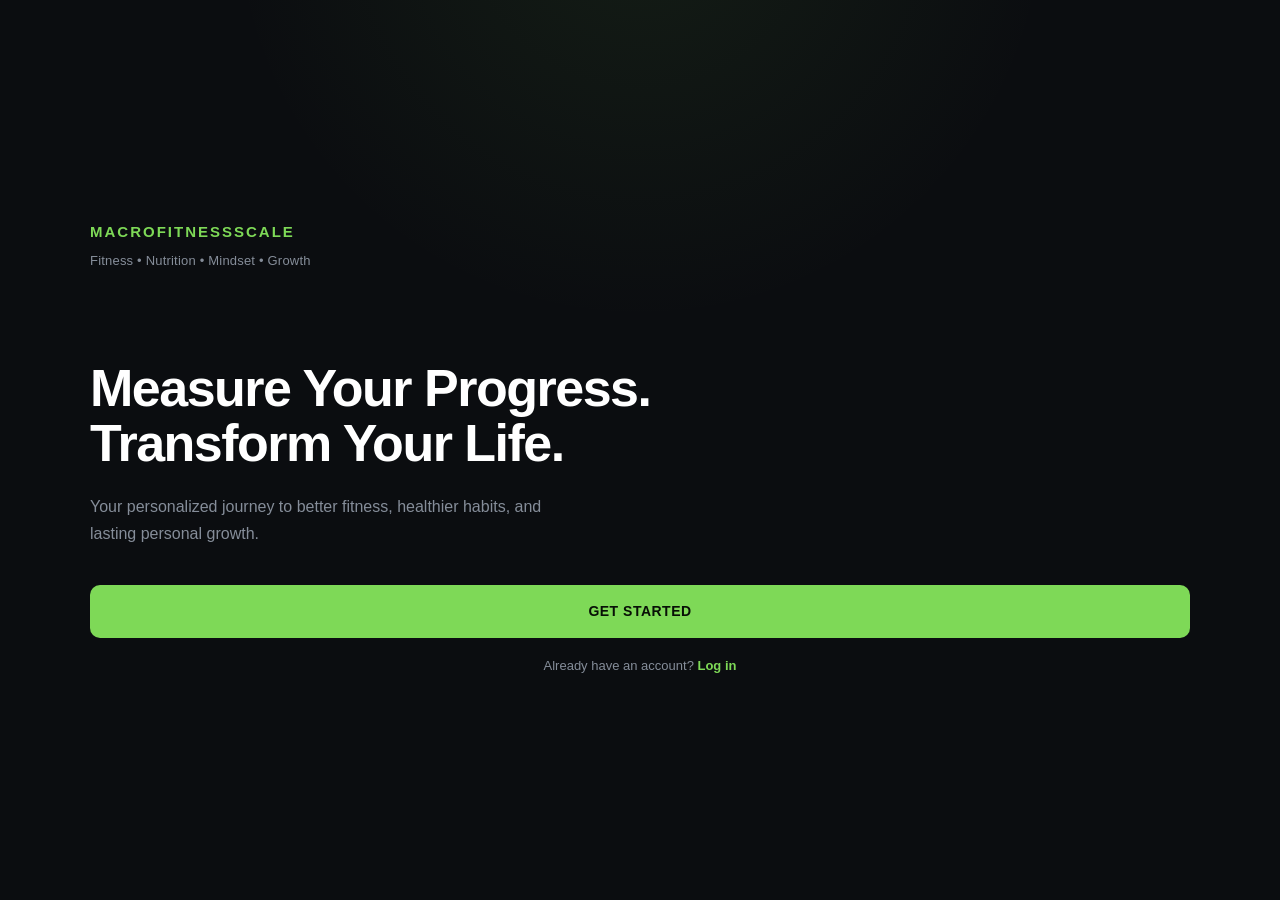
<file: index.html>
<!DOCTYPE html>
<html lang="en">
<head>
  <meta charset="UTF-8">
  <meta name="viewport" content="width=device-width, initial-scale=1.0">
  <title>MacroFitnessScale</title>
  <link rel="stylesheet" href="style.css">
</head>

<body>

  <main class="app">

    <section class="welcome-screen">

      <div class="logo">MACROFITNESSSCALE</div>

      <p class="categories">Fitness • Nutrition • Mindset • Growth</p>

      <div class="hero">
        <h1>Measure Your Progress.<br>Transform Your Life.</h1>

        <p>
          Your personalized journey to better fitness,
          healthier habits, and lasting personal growth.
        </p>
      </div>

      <button class="primary-button" onclick="startApp()">
        GET STARTED
      </button>

      <p class="login-text">
        Already have an account?
        <button class="text-button" onclick="login()">Log in</button>
      </p>

    </section>

  </main>

  <script src="app.js"></script>

</body>
</html>
</file>
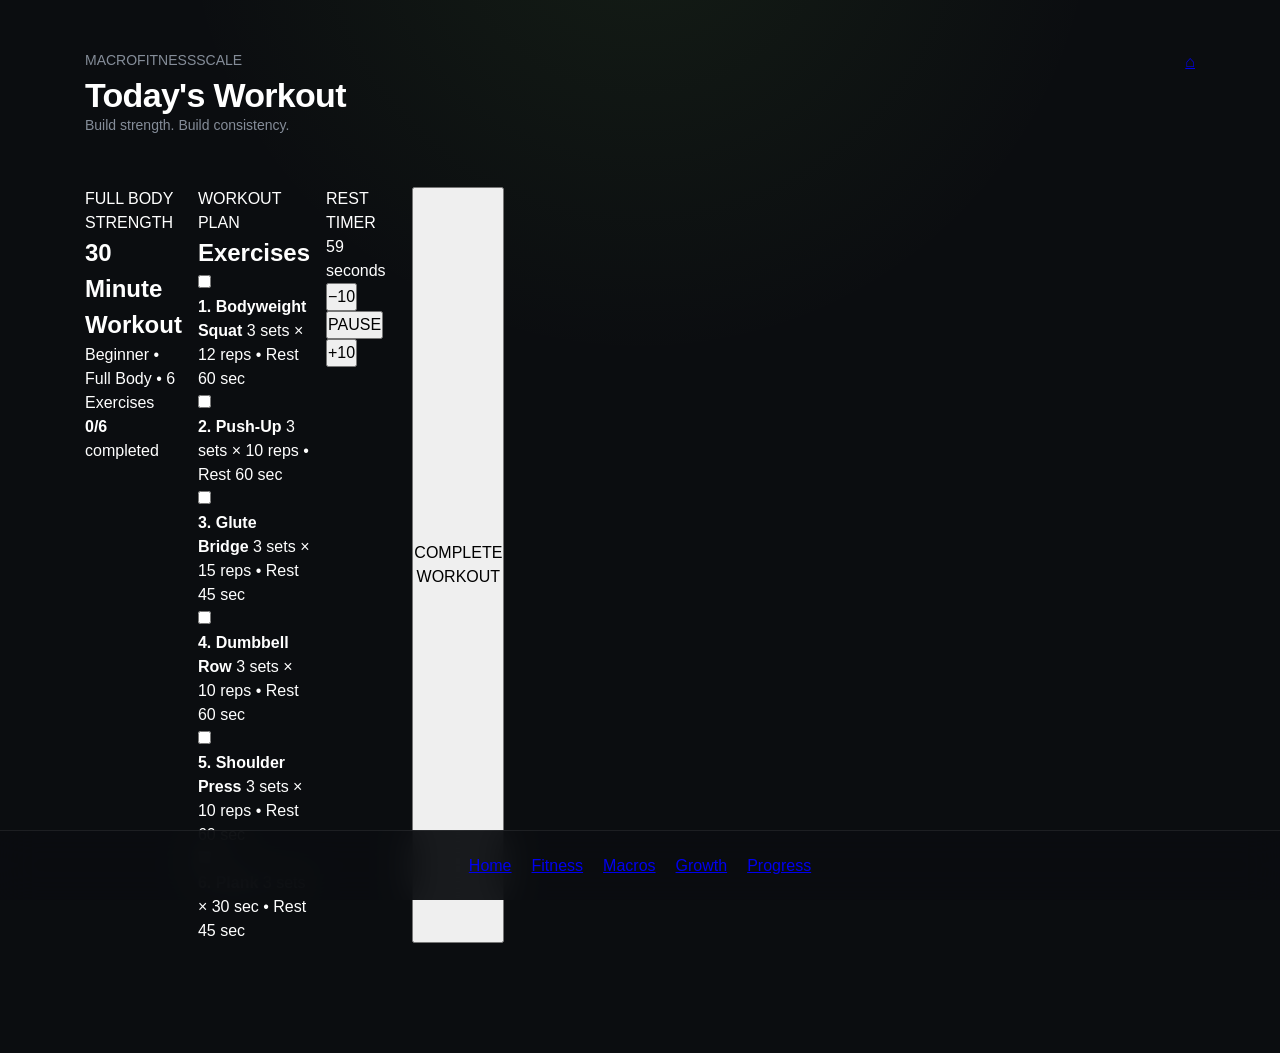
<file: fitness.html>
<!DOCTYPE html>
<html lang="en">
<head>
  <meta charset="UTF-8">
  <meta name="viewport" content="width=device-width, initial-scale=1.0">
  <title>Fitness | MacroFitnessScale</title>
  <link rel="stylesheet" href="style.css">
</head>

<body>

  <main class="app">
    <section class="home-screen">

      <header class="home-header">
        <div>
          <p class="eyebrow">MACROFITNESSSCALE</p>
          <h1>Today's Workout</h1>
          <p class="muted">Build strength. Build consistency.</p>
        </div>

        <a href="home.html" class="profile-btn" aria-label="Back to Home">⌂</a>
      </header>

      <section class="workout-hero">
        <div>
          <p class="eyebrow">FULL BODY STRENGTH</p>
          <h2>30 Minute Workout</h2>
          <p class="muted">Beginner • Full Body • 6 Exercises</p>
        </div>

        <div class="workout-status">
          <strong id="exerciseCount">0/6</strong>
          <span>completed</span>
        </div>
      </section>

      <section class="card">
        <div class="section-heading">
          <div>
            <p class="eyebrow">WORKOUT PLAN</p>
            <h2>Exercises</h2>
          </div>
        </div>

        <div class="exercise-list">

          <label class="exercise-item">
            <input type="checkbox" class="exercise-check">
            <div>
              <strong>1. Bodyweight Squat</strong>
              <span>3 sets × 12 reps • Rest 60 sec</span>
            </div>
          </label>

          <label class="exercise-item">
            <input type="checkbox" class="exercise-check">
            <div>
              <strong>2. Push-Up</strong>
              <span>3 sets × 10 reps • Rest 60 sec</span>
            </div>
          </label>

          <label class="exercise-item">
            <input type="checkbox" class="exercise-check">
            <div>
              <strong>3. Glute Bridge</strong>
              <span>3 sets × 15 reps • Rest 45 sec</span>
            </div>
          </label>

          <label class="exercise-item">
            <input type="checkbox" class="exercise-check">
            <div>
              <strong>4. Dumbbell Row</strong>
              <span>3 sets × 10 reps • Rest 60 sec</span>
            </div>
          </label>

          <label class="exercise-item">
            <input type="checkbox" class="exercise-check">
            <div>
              <strong>5. Shoulder Press</strong>
              <span>3 sets × 10 reps • Rest 60 sec</span>
            </div>
          </label>

          <label class="exercise-item">
            <input type="checkbox" class="exercise-check">
            <div>
              <strong>6. Plank</strong>
              <span>3 sets × 30 sec • Rest 45 sec</span>
            </div>
          </label>

        </div>
      </section>

      <section class="card timer-card">
        <div>
          <p class="eyebrow">REST TIMER</p>
          <div class="timer" id="timer">60</div>
          <p class="muted">seconds</p>
        </div>

        <div class="timer-controls">
          <button type="button" id="minusTen">−10</button>
          <button type="button" id="pauseTimer">PAUSE</button>
          <button type="button" id="plusTen">+10</button>
        </div>
      </section>

      <button type="button" class="primary-btn" id="completeWorkout">
        COMPLETE WORKOUT
      </button>

      <nav class="bottom-nav">
        <a href="home.html">Home</a>
        <a href="fitness.html" class="active">Fitness</a>
        <a href="#">Macros</a>
        <a href="#">Growth</a>
        <a href="#">Progress</a>
      </nav>

    </section>
  </main>

  <script>

    const checks = document.querySelectorAll(".exercise-check");
    const exerciseCount = document.getElementById("exerciseCount");

    function updateExerciseCount() {
      const completed = document.querySelectorAll(".exercise-check:checked").length;
      exerciseCount.textContent = completed + "/6";
    }

    checks.forEach(check => {
      check.addEventListener("change", updateExerciseCount);
    });


    let seconds = 60;
    let timerRunning = true;

    const timerDisplay = document.getElementById("timer");
    const pauseButton = document.getElementById("pauseTimer");

    function updateTimer() {
      timerDisplay.textContent = seconds;
    }

    const timer = setInterval(() => {

      if (timerRunning && seconds > 0) {
        seconds--;
        updateTimer();
      }

    }, 1000);


    document.getElementById("minusTen").addEventListener("click", () => {
      seconds = Math.max(0, seconds - 10);
      updateTimer();
    });


    document.getElementById("plusTen").addEventListener("click", () => {
      seconds += 10;
      updateTimer();
    });


    pauseButton.addEventListener("click", () => {

      timerRunning = !timerRunning;

      pauseButton.textContent = timerRunning ? "PAUSE" : "RESUME";

    });


    document.getElementById("completeWorkout").addEventListener("click", () => {

      const completed = document.querySelectorAll(".exercise-check:checked").length;

      if (completed < 6) {
        alert("Complete all 6 exercises before finishing your workout.");
        return;
      }

      localStorage.setItem("workout_completed", "true");

      alert(
        "🔥 WORKOUT COMPLETE!\n\n" +
        "Full Body Strength\n" +
        "30 minutes\n" +
        "6 exercises\n" +
        "18 sets\n\n" +
        "Great work. Keep the streak alive."
      );

      window.location.href = "home.html";

    });

  </script>

</body>
</html>
</file>
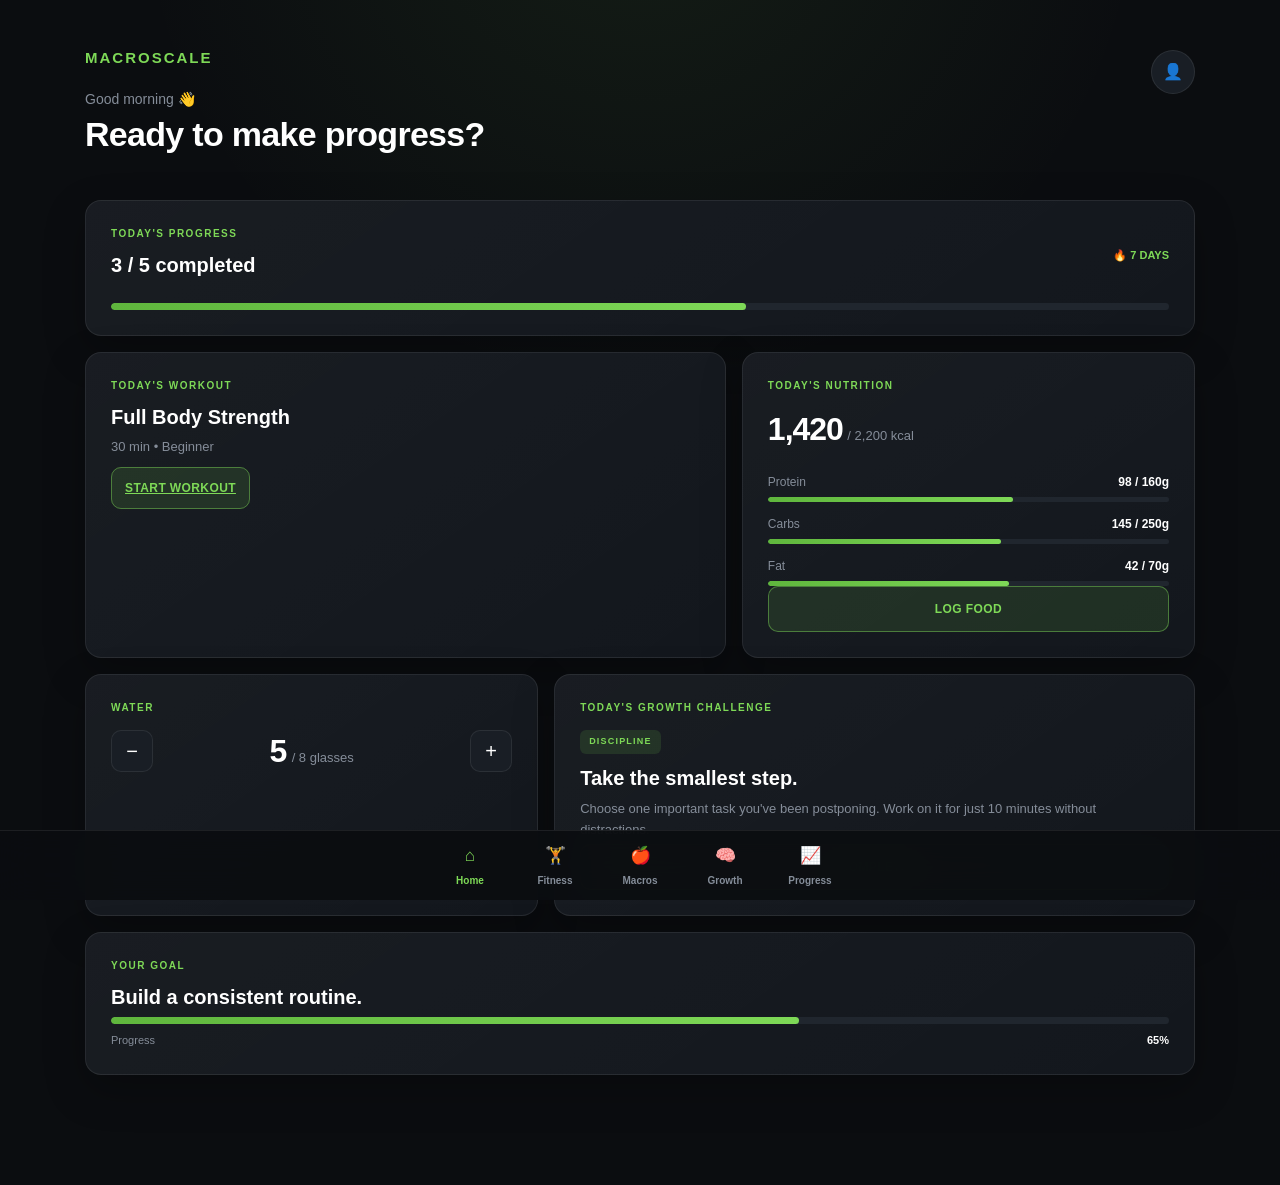
<file: home.html>
<!DOCTYPE html>
<html lang="en">
<head>
  <meta name="viewport" content="width=device-width, initial-scale=1.0">
  <meta charset="UTF-8">
  <meta name="viewport" content="width=device-width, initial-scale=1.0">
  <title>Home | MacroScale</title>
  <link rel="stylesheet" href="style.css">
</head>

<body>

  <main class="app">

    <section class="home-screen">

      <!-- Header -->
      <header class="home-header">
        <div>
          <div class="logo">MACROSCALE</div>
          <p id="greeting">Good morning 👋</p>
          <h1>Ready to make progress?</h1>
        </div>

        <button class="profile-button" onclick="openProfile()">
          👤
        </button>
      </header>


      <!-- Today's Progress -->
      <section class="dashboard-card progress-card">

        <div class="card-heading">
          <div>
            <span class="card-label">TODAY'S PROGRESS</span>
            <h2>3 / 5 completed</h2>
          </div>

          <div class="streak">
            🔥 7 DAYS
          </div>
        </div>

        <div class="progress-track">
          <div class="progress-fill" style="width: 60%;"></div>
        </div>

      </section>


      <!-- Workout -->
      <section class="dashboard-card">

        <span class="card-label">TODAY'S WORKOUT</span>

        <h2>Full Body Strength</h2>

        <p class="card-subtitle">30 min • Beginner</p>

        <a href="fitness.html" class="secondary-button">
          START WORKOUT
        </a>

      </section>


      <!-- Nutrition -->
      <section class="dashboard-card">

        <span class="card-label">TODAY'S NUTRITION</span>

        <div class="nutrition-main">
          <strong>1,420</strong>
          <span>/ 2,200 kcal</span>
        </div>

        <div class="macro-row">
          <span>Protein</span>
          <strong>98 / 160g</strong>
        </div>

        <div class="macro-bar">
          <div style="width: 61%;"></div>
        </div>

        <div class="macro-row">
          <span>Carbs</span>
          <strong>145 / 250g</strong>
        </div>

        <div class="macro-bar">
          <div style="width: 58%;"></div>
        </div>

        <div class="macro-row">
          <span>Fat</span>
          <strong>42 / 70g</strong>
        </div>

        <div class="macro-bar">
          <div style="width: 60%;"></div>
        </div>

        <button class="secondary-button" onclick="logFood()">
          LOG FOOD
        </button>

      </section>


      <!-- Water -->
      <section class="dashboard-card">

        <span class="card-label">WATER</span>

        <div class="water-row">
          <button onclick="changeWater(-1)">−</button>

          <div>
            <strong id="waterCount">5</strong>
            <span>/ 8 glasses</span>
          </div>

          <button onclick="changeWater(1)">+</button>
        </div>

      </section>


      <!-- Growth Challenge -->
      <section class="dashboard-card">

        <span class="card-label">TODAY'S GROWTH CHALLENGE</span>

        <div class="challenge-tag">
          DISCIPLINE
        </div>

        <h2>Take the smallest step.</h2>

        <p class="challenge-text">
          Choose one important task you've been postponing.
          Work on it for just 10 minutes without distractions.
        </p>

        <button class="secondary-button" onclick="completeChallenge()">
          COMPLETE
        </button>

      </section>


      <!-- Goal -->
      <section class="dashboard-card">

        <span class="card-label">YOUR GOAL</span>

        <h2>Build a consistent  routine.</h2>

        <div class="goal-progress">
          <div class="goal-progress-fill" style="width: 65%;"></div>
        </div>

        <div class="goal-footer">
          <span>Progress</span>
          <strong>65%</strong>
        </div>

      </section>


      <!-- Bottom Navigation -->
      <nav class="bottom-nav">

        <button class="nav-item active" onclick="goHome()">
          <span>⌂</span>
          Home
        </button>

        <button class="nav-item" onclick="go()">
          <span>🏋</span>
          Fitness
        </button>

        <button class="nav-item" onclick="goMacros()">
          <span>🍎</span>
          Macros
        </button>

        <button class="nav-item" onclick="goGrowth()">
          <span>🧠</span>
          Growth
        </button>

        <button class="nav-item" onclick="goProgress()">
          <span>📈</span>
          Progress
        </button>

      </nav>

    </section>

  </main>


  <script>

    let water = 5;

    function changeWater(amount) {
      water += amount;

      if (water < 0) water = 0;
      if (water > 8) water = 8;

      document.getElementById("waterCount").textContent = water;
    }

    function startWorkout() {
      alert("Workout screen coming next.");
    }

    function logFood() {
      alert("Nutrition screen coming next.");
    }

    function completeChallenge() {
      alert("Growth challenge completed! 🔥");
    }

    function openProfile() {
      alert("Profile coming soon.");
    }

    function goHome() {
      window.location.href = "home.html";
    }

    function goFitness() {
      alert("Fitness screen coming next.");
    }

    function goMacros() {
      alert("Macros screen coming next.");
    }

    function goGrowth() {
      alert("Growth screen coming next.");
    }

    function goProgress() {
      alert("Progress screen coming next.");
    }

  </script>

</body>
</html>
</file>
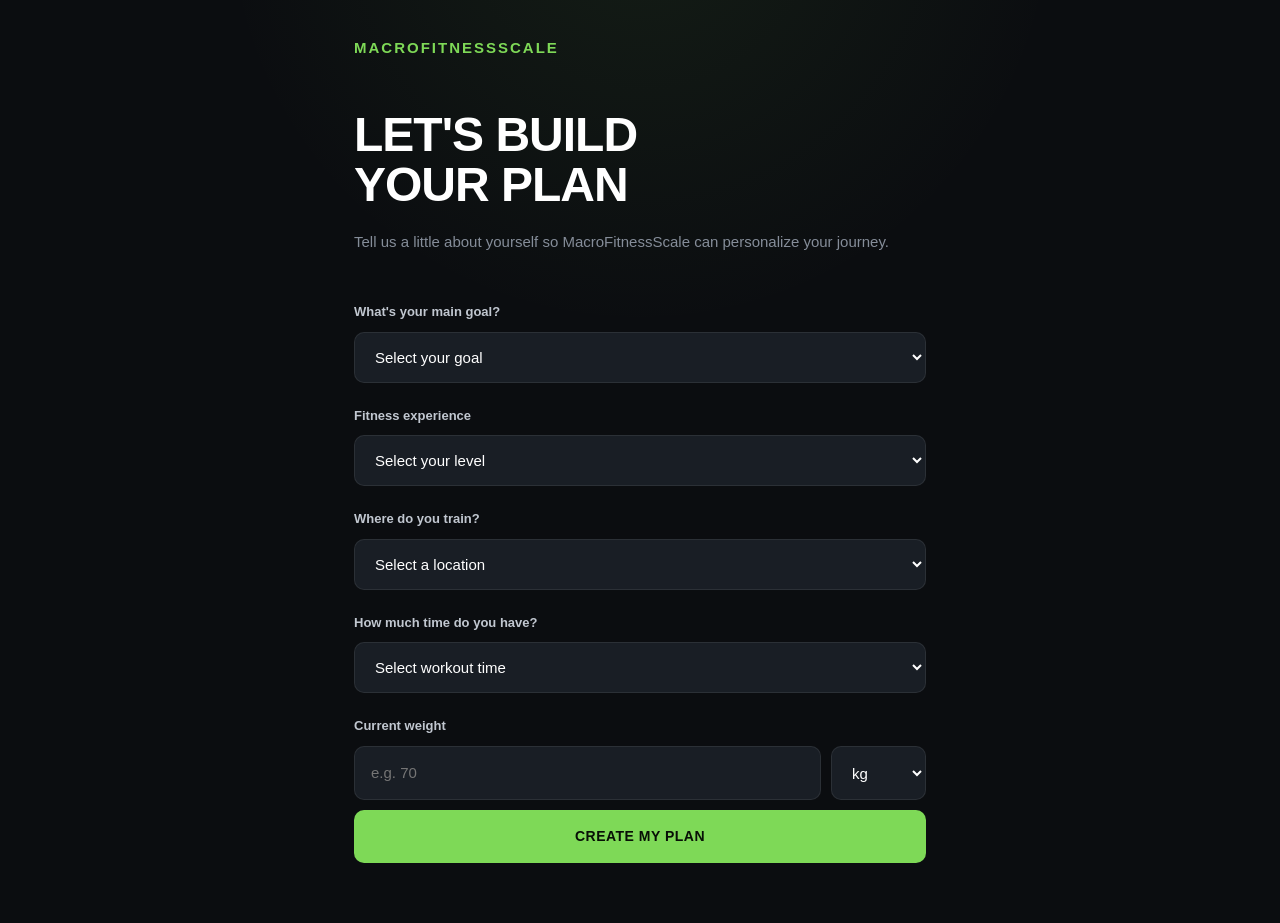
<file: setup.html>
<!DOCTYPE html>
<html lang="en">
<head>
  <meta charset="UTF-8">
  <meta name="viewport" content="width=device-width, initial-scale=1.0">
  <title>Build Your Plan | MacroFitnessScale</title>
  <link rel="stylesheet" href="style.css">
</head>

<body>

  <main class="app">

    <section class="setup-screen">

      <div class="logo">MACROFITNESSSCALE</div>

      <div class="setup-header">
        <h1>LET'S BUILD<br>YOUR PLAN</h1>

        <p>
          Tell us a little about yourself so MacroFitnessScale
          can personalize your journey.
        </p>
      </div>

      <form id="setupForm">

        <label for="goal">What's your main goal?</label>
        <select id="goal" required>
          <option value="">Select your goal</option>
          <option value="lose-fat">Lose Fat</option>
          <option value="build-muscle">Build Muscle</option>
          <option value="improve-fitness">Improve Fitness</option>
          <option value="get-stronger">Get Stronger</option>
          <option value="live-healthier">Live Healthier</option>
        </select>

        <label for="experience">Fitness experience</label>
        <select id="experience" required>
          <option value="">Select your level</option>
          <option value="beginner">Beginner</option>
          <option value="intermediate">Intermediate</option>
          <option value="advanced">Advanced</option>
        </select>

        <label for="location">Where do you train?</label>
        <select id="location" required>
          <option value="">Select a location</option>
          <option value="home">Home</option>
          <option value="gym">Gym</option>
          <option value="outdoors">Outdoors</option>
          <option value="mix">Mix of locations</option>
        </select>

        <label for="duration">How much time do you have?</label>
        <select id="duration" required>
          <option value="">Select workout time</option>
          <option value="15">15 minutes</option>
          <option value="30">30 minutes</option>
          <option value="45">45 minutes</option>
          <option value="60">60+ minutes</option>
        </select>

        <label for="weight">Current weight</label>

        <div class="weight-row">
          <input
            type="number"
            id="weight"
            placeholder="e.g. 70"
            min="1"
            required
          >

          <select id="weightUnit">
            <option value="kg">kg</option>
            <option value="lb">lb</option>
          </select>
        </div>

        <button type="submit" class="primary-button">
          CREATE MY PLAN
        </button>

      </form>

    </section>

  </main>

  <script>
    document.getElementById("setupForm").addEventListener("submit", function(event) {
      event.preventDefault();

      const profile = {
        goal: document.getElementById("goal").value,
        experience: document.getElementById("experience").value,
        location: document.getElementById("location").value,
        duration: document.getElementById("duration").value,
        weight: document.getElementById("weight").value,
        weightUnit: document.getElementById("weightUnit").value
      };

      localStorage.setItem("macroFitnessProfile", JSON.stringify(profile));

      window.location.href = "home.html";
    });
  </script>

</body>
</html>
</file>
<file: style.css>
/* =========================================================
   MACROFITNESSSCALE
   Responsive Design System
   ========================================================= */

:root {
  --bg: #0b0d10;
  --surface: #13171d;
  --surface-2: #191e25;
  --surface-3: #20262e;
  --border: rgba(255, 255, 255, 0.08);

  --green: #7ed957;
  --green-dark: #5fb63d;
  --green-soft: rgba(126, 217, 87, 0.12);

  --text: #ffffff;
  --text-soft: #c1c7d0;
  --text-muted: #858d99;

  --danger: #ff6b6b;

  --radius-sm: 10px;
  --radius-md: 16px;
  --radius-lg: 22px;

  --shadow: 0 15px 40px rgba(0, 0, 0, 0.25);

  --max-width: 1180px;
}

/* =========================================================
   RESET
   ========================================================= */

* {
  box-sizing: border-box;
  margin: 0;
  padding: 0;
}

html {
  scroll-behavior: smooth;
}

body {
  font-family:
    Inter,
    -apple-system,
    BlinkMacSystemFont,
    "Segoe UI",
    Arial,
    sans-serif;

  background:
    radial-gradient(
      circle at 50% -10%,
      rgba(126, 217, 87, 0.08),
      transparent 35%
    ),
    var(--bg);

  color: var(--text);
  min-height: 100vh;
  line-height: 1.5;
}

button,
input,
select {
  font: inherit;
}

button {
  cursor: pointer;
}

button:focus-visible,
input:focus-visible,
select:focus-visible {
  outline: 2px solid var(--green);
  outline-offset: 2px;
}

/* =========================================================
   APP CONTAINER
   ========================================================= */

.app {
  min-height: 100vh;
  width: 100%;
}

/* =========================================================
   LOGO
   ========================================================= */

.logo {
  color: var(--green);
  font-size: 15px;
  font-weight: 900;
  letter-spacing: 2px;
  line-height: 1;
}

/* =========================================================
   WELCOME PAGE
   ========================================================= */

.welcome-screen {
  width: 100%;
  max-width: 1180px;
  min-height: 100vh;
  margin: auto;

   .welcome-screen {
  align-items: flex-start;
}

.welcome-screen .hero {
  max-width: 760px;
}

.welcome-screen .primary-button {
  max-width: 520px;
}

.welcome-screen .login-text {
  width: 100%;
  max-width: 520px;
}

  padding:
    clamp(32px, 8vw, 80px)
    clamp(22px, 5vw, 40px);

  display: flex;
  flex-direction: column;
  justify-content: center;
}

.categories {
  color: var(--text-muted);
  font-size: 13px;
  margin-top: 12px;
  letter-spacing: 0.2px;
}

.hero {
  margin-top: clamp(55px, 10vh, 100px);
}

.hero h1 {
  font-size: clamp(34px, 6vw, 52px);
  line-height: 1.06;
  letter-spacing: -1.5px;
  margin-bottom: 22px;
}

.hero p {
  max-width: 470px;
  color: var(--text-muted);
  font-size: 16px;
  line-height: 1.7;
  margin-bottom: 38px;
}

/* =========================================================
   BUTTONS
   ========================================================= */

.primary-button {
  width: 100%;
  border: 0;
  border-radius: var(--radius-sm);

  padding: 16px 20px;

  background: var(--green);
  color: #081006;

  font-size: 14px;
  font-weight: 900;
  letter-spacing: 0.5px;

  transition:
    transform 0.2s ease,
    box-shadow 0.2s ease,
    background 0.2s ease;
}

.primary-button:hover {
  background: #8be868;
  transform: translateY(-2px);
  box-shadow: 0 10px 30px rgba(126, 217, 87, 0.18);
}

.login-text {
  text-align: center;
  color: var(--text-muted);
  font-size: 13px;
  margin-top: 18px;
}

.text-button {
  border: 0;
  background: none;
  color: var(--green);
  font-weight: 800;
  font-size: 13px;
}

/* =========================================================
   SETUP PAGE
   ========================================================= */

.setup-screen {
  width: 100%;
  max-width: 620px;
  min-height: 100vh;

  margin: auto;
  padding: 40px 24px 60px;
}

.setup-header {
  margin-top: 55px;
  margin-bottom: 35px;
}

.setup-header h1 {
  font-size: clamp(34px, 6vw, 48px);
  line-height: 1.05;
  letter-spacing: -1px;
  margin-bottom: 18px;
}

.setup-header p {
  max-width: 540px;
  color: var(--text-muted);
  font-size: 15px;
  line-height: 1.7;
}

#setupForm {
  display: flex;
  flex-direction: column;
  gap: 10px;
}

#setupForm label {
  color: var(--text-soft);
  font-size: 13px;
  font-weight: 800;
  margin-top: 13px;
}

#setupForm select,
#setupForm input {
  width: 100%;

  padding: 15px 16px;

  border: 1px solid var(--border);
  border-radius: var(--radius-sm);

  background: var(--surface-2);
  color: var(--text);

  font-size: 15px;

  transition:
    border-color 0.2s ease,
    background 0.2s ease;
}

#setupForm select:hover,
#setupForm input:hover {
  background: var(--surface-3);
}

#setupForm select:focus,
#setupForm input:focus {
  border-color: var(--green);
  outline: none;
}

#setupForm select option {
  background: var(--surface-2);
  color: var(--text);
}

.weight-row {
  display: flex;
  gap: 10px;
}

.weight-row input {
  flex: 1;
}

.weight-row select {
  width: 95px !important;
}

/* =========================================================
   HOME DASHBOARD
   ========================================================= */

.home-screen {
  width: 100%;
  max-width: var(--max-width);

  min-height: 100vh;
  margin: auto;

  padding:
    35px
    35px
    110px;
}

.home-header {
  display: flex;
  justify-content: space-between;
  align-items: flex-start;

  margin-bottom: 30px;
}

.home-header .logo {
  margin-bottom: 24px;
}

.home-header p {
  color: var(--text-muted);
  font-size: 14px;
  margin-bottom: 5px;
}

.home-header h1 {
  font-size: clamp(24px, 3vw, 34px);
  line-height: 1.15;
  letter-spacing: -0.7px;
}

.profile-button {
  width: 44px;
  height: 44px;

  border: 1px solid var(--border);
  border-radius: 50%;

  background: var(--surface-2);
  color: var(--text);

  transition:
    background 0.2s ease,
    border-color 0.2s ease;
}

.profile-button:hover {
  background: var(--surface-3);
  border-color: rgba(126, 217, 87, 0.35);
}

/* =========================================================
   DASHBOARD GRID
   ========================================================= */

.home-screen {
  display: grid;
  grid-template-columns: repeat(12, 1fr);
  gap: 16px;
}

.home-header {
  grid-column: 1 / -1;
}

.dashboard-card {
  background:
    linear-gradient(
      145deg,
      rgba(255, 255, 255, 0.025),
      transparent
    ),
    var(--surface);

  border: 1px solid var(--border);
  border-radius: var(--radius-md);

  padding: 22px;

  box-shadow: var(--shadow);

  transition:
    transform 0.2s ease,
    border-color 0.2s ease;
}

.dashboard-card:hover {
  transform: translateY(-2px);
  border-color: rgba(126, 217, 87, 0.16);
}

/* Progress */
.progress-card {
  grid-column: span 12;
}

/* Workout */
.dashboard-card:nth-of-type(2) {
  grid-column: span 7;
}

/* Nutrition */
.dashboard-card:nth-of-type(3) {
  grid-column: span 5;
}

/* Water */
.dashboard-card:nth-of-type(4) {
  grid-column: span 5;
}

/* Growth */
.dashboard-card:nth-of-type(5) {
  grid-column: span 7;
}

/* Goal */
.dashboard-card:nth-of-type(6) {
  grid-column: span 12;
}

/* =========================================================
   CARD CONTENT
   ========================================================= */

.card-label {
  display: block;

  color: var(--green);

  font-size: 10px;
  font-weight: 900;

  letter-spacing: 1.5px;

  margin-bottom: 12px;
}

.dashboard-card h2 {
  font-size: 20px;
  line-height: 1.25;
  margin-bottom: 7px;
}

.card-subtitle {
  color: var(--text-muted);
  font-size: 13px;
  margin-bottom: 18px;
}

.card-heading {
  display: flex;
  justify-content: space-between;
  align-items: center;
  gap: 20px;
}

.streak {
  color: var(--green);
  font-size: 11px;
  font-weight: 900;
  white-space: nowrap;
}

/* =========================================================
   PROGRESS BARS
   ========================================================= */

.progress-track,
.macro-bar,
.goal-progress {
  width: 100%;
  height: 7px;

  background: var(--surface-3);
  border-radius: 20px;

  overflow: hidden;
}

.progress-track {
  margin-top: 18px;
}

.progress-fill,
.macro-bar div,
.goal-progress-fill {
  height: 100%;

  background: linear-gradient(
    90deg,
    var(--green-dark),
    var(--green)
  );

  border-radius: 20px;
}

/* =========================================================
   SECONDARY BUTTON
   ========================================================= */

.secondary-button {
  width: 100%;

  border: 1px solid rgba(126, 217, 87, 0.45);
  border-radius: var(--radius-sm);

  padding: 13px;

  background: var(--green-soft);
  color: var(--green);

  font-size: 12px;
  font-weight: 900;
  letter-spacing: 0.4px;

  transition:
    background 0.2s ease,
    transform 0.2s ease;
}

.secondary-button:hover {
  background: var(--green);
  color: #081006;
  transform: translateY(-1px);
}

/* =========================================================
   NUTRITION
   ========================================================= */

.nutrition-main {
  margin: 10px 0 20px;
}

.nutrition-main strong {
  font-size: 32px;
  letter-spacing: -1px;
}

.nutrition-main span {
  color: var(--text-muted);
  font-size: 13px;
}

.macro-row {
  display: flex;
  justify-content: space-between;

  font-size: 12px;

  margin-top: 13px;
  margin-bottom: 6px;
}

.macro-row span {
  color: var(--text-muted);
}

.macro-bar {
  height: 5px;
}

/* =========================================================
   WATER
   ========================================================= */

.water-row {
  display: flex;
  justify-content: space-between;
  align-items: center;

  text-align: center;
}

.water-row strong {
  font-size: 32px;
}

.water-row span {
  color: var(--text-muted);
  font-size: 13px;
}

.water-row button {
  width: 42px;
  height: 42px;

  border: 1px solid var(--border);
  border-radius: 10px;

  background: var(--surface-2);
  color: var(--text);

  font-size: 20px;

  transition:
    background 0.2s ease,
    border-color 0.2s ease;
}

.water-row button:hover {
  background: var(--surface-3);
  border-color: rgba(126, 217, 87, 0.3);
}

/* =========================================================
   GROWTH CHALLENGE
   ========================================================= */

.challenge-tag {
  display: inline-block;

  padding: 5px 9px;

  border-radius: 6px;

  background: var(--green-soft);
  color: var(--green);

  font-size: 9px;
  font-weight: 900;
  letter-spacing: 1.2px;

  margin-bottom: 12px;
}

.challenge-text {
  color: var(--text-muted);

  font-size: 13px;
  line-height: 1.65;

  margin-bottom: 4px;
}

/* =========================================================
   GOAL
   ========================================================= */

.goal-footer {
  display: flex;
  justify-content: space-between;

  color: var(--text-muted);

  font-size: 11px;

  margin-top: 8px;
}

.goal-footer strong {
  color: var(--text);
}

/* =========================================================
   BOTTOM NAVIGATION
   ========================================================= */

.bottom-nav {
  position: fixed;

  bottom: 0;
  left: 0;

  width: 100%;
  height: 70px;

  background: rgba(11, 13, 16, 0.94);
  backdrop-filter: blur(18px);

  border-top: 1px solid var(--border);

  display: flex;
  justify-content: center;
  align-items: center;

  gap: 20px;

  z-index: 100;
}

.nav-item {
  min-width: 65px;

  border: 0;
  background: transparent;

  color: var(--text-muted);

  font-size: 10px;
  font-weight: 600;

  display: flex;
  flex-direction: column;
  align-items: center;

  gap: 5px;

  transition: color 0.2s ease;
}

.nav-item span {
  font-size: 17px;
}

.nav-item:hover,
.nav-item.active {
  color: var(--green);
}

/* =========================================================
   TABLET
   ========================================================= */

@media (max-width: 850px) {

  .home-screen {
    padding:
      30px
      24px
      105px;
  }

  .dashboard-card:nth-of-type(2),
  .dashboard-card:nth-of-type(3),
  .dashboard-card:nth-of-type(4),
  .dashboard-card:nth-of-type(5) {
    grid-column: span 6;
  }

}

/* =========================================================
   MOBILE
   ========================================================= */

@media (max-width: 600px) {

  .home-screen {
    display: block;

    padding:
      25px
      18px
      95px;
  }

  .home-header {
    margin-bottom: 22px;
  }

  .home-header .logo {
    margin-bottom: 20px;
    font-size: 13px;
  }

  .home-header h1 {
    font-size: 24px;
  }

  .dashboard-card {
    padding: 18px;
    margin-bottom: 12px;

    border-radius: 15px;
  }

  .dashboard-card:hover {
    transform: none;
  }

  .bottom-nav {
    gap: 0;
    justify-content: space-around;
  }

  .nav-item {
    min-width: 20%;
  }

  .nav-item span {
    font-size: 16px;
  }

  .setup-screen {
    padding:
      30px
      20px
      50px;
  }

  .setup-header {
    margin-top: 45px;
  }

  .welcome-screen {
    padding:
      30px
      22px;
  }

  .hero {
    margin-top: 55px;
  }

}

/* =========================================================
   LARGE DESKTOP
   ========================================================= */

@media (min-width: 1200px) {

  .home-screen {
    padding-top: 50px;
  }

  .dashboard-card {
    padding: 25px;
  }

}

/* =========================================================
   REDUCED MOTION
   ========================================================= */

@media (prefers-reduced-motion: reduce) {

  *,
  *::before,
  *::after {
    scroll-behavior: auto !important;
    transition: none !important;
  }

}
```
</file>
